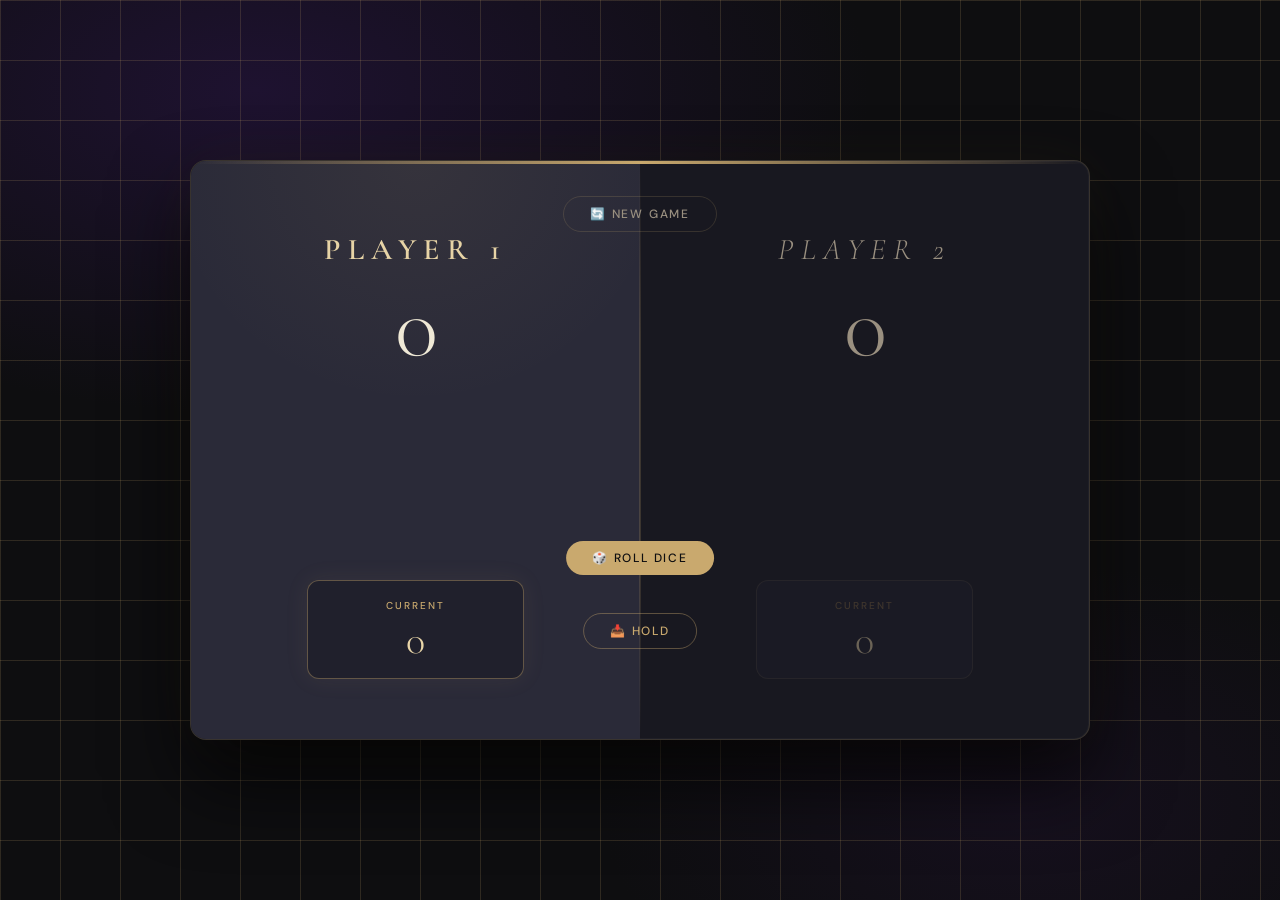
<file: html/game.html>
<!doctype html>
<html lang="en">
  <head>
    <meta charset="UTF-8" />
    <meta name="viewport" content="width=device-width, initial-scale=1.0" />
    <meta http-equiv="X-UA-Compatible" content="ie=edge" />
    <link rel="stylesheet" href="../css/game.css" />
    <title>Pig Game</title>
  </head>
  <body>
    <main>
      <section class="player player--0 player--active">
        <h2 class="name" id="name--0">Player 1</h2>
        <p class="score" id="score--0">0</p>
        <div class="current">
          <p class="current-label">Current</p>
          <p class="current-score" id="current--0">0</p>
        </div>
      </section>
      <section class="player player--1">
        <h2 class="name" id="name--1">Player 2</h2>
        <p class="score" id="score--1">0</p>
        <div class="current">
          <p class="current-label">Current</p>
          <p class="current-score" id="current--1">0</p>
        </div>
      </section>

      <img src="../Images/dice-5.png" alt="Playing dice" class="dice hidden" />
      <button class="btn btn--new">🔄 New game</button>
      <button class="btn btn--roll">🎲 Roll dice</button>
      <button class="btn btn--hold">📥 Hold</button>
    </main>
    <script src="../js/game.js"></script>
  </body>
</html>
</file>
<file: css/game.css>
@import url("https://fonts.googleapis.com/css2?family=Cormorant+Garamond:ital,wght@0,300;0,600;1,300&family=DM+Sans:wght@300;400;500&display=swap");

*,
*::before,
*::after {
  margin: 0;
  padding: 0;
  box-sizing: border-box;
}

:root {
  --gold: #c9a96e;
  --gold-light: #e8d5a8;
  --gold-dim: #7a6240;
  --ink: #0e0e10;
  --surface: #181820;
  --panel: #20202c;
  --panel-hi: #2a2a38;
  --border: rgba(201, 169, 110, 0.18);
  --border-hi: rgba(201, 169, 110, 0.4);
  --text-hi: #f0ead8;
  --text-mid: #9a9080;
  --transition: 0.55s cubic-bezier(0.4, 0, 0.2, 1);
}

html {
  font-size: 62.5%;
  box-sizing: border-box;
}

body {
  font-family: "DM Sans", sans-serif;
  font-weight: 400;
  height: 100vh;
  color: var(--text-hi);
  background-color: var(--ink);
  background-image:
    radial-gradient(ellipse 80% 60% at 20% 10%, #1e1230 0%, transparent 60%),
    radial-gradient(ellipse 60% 50% at 80% 90%, #16101e 0%, transparent 55%);
  display: flex;
  align-items: center;
  justify-content: center;
  overflow: hidden;
}

/* subtle grid texture */
body::before {
  content: "";
  position: fixed;
  inset: 0;
  background-image:
    linear-gradient(var(--border) 1px, transparent 1px),
    linear-gradient(90deg, var(--border) 1px, transparent 1px);
  background-size: 60px 60px;
  pointer-events: none;
}

/* ─── LAYOUT ─────────────────────────────────────── */

main {
  position: relative;
  width: 90rem;
  height: 58rem;
  background: var(--surface);
  border: 1px solid var(--border);
  border-radius: 16px;
  box-shadow:
    0 0 0 1px rgba(255, 255, 255, 0.03) inset,
    0 4rem 8rem rgba(0, 0, 0, 0.7),
    0 0 60px rgba(201, 169, 110, 0.06);
  overflow: hidden;
  display: flex;
}

/* gold top edge */
main::before {
  content: "";
  position: absolute;
  top: 0;
  left: 0;
  right: 0;
  height: 3px;
  background: linear-gradient(90deg, transparent, var(--gold), transparent);
  z-index: 10;
}

/* center divider */
main::after {
  content: "";
  position: absolute;
  top: 0;
  bottom: 0;
  left: 50%;
  width: 1px;
  background: linear-gradient(
    to bottom,
    transparent,
    var(--border-hi) 30%,
    var(--border-hi) 70%,
    transparent
  );
  transform: translateX(-50%);
  z-index: 5;
}

/* ─── PLAYER PANELS ──────────────────────────────── */

.player {
  flex: 50%;
  padding: 7rem 7rem 6rem;
  display: flex;
  flex-direction: column;
  align-items: center;
  transition: background var(--transition);
  position: relative;
}

.player--active {
  background: var(--panel-hi);
}

/* radial glow on active side */
.player--active::before {
  content: "";
  position: absolute;
  inset: 0;
  background: radial-gradient(
    ellipse 80% 60% at 50% 0%,
    rgba(201, 169, 110, 0.07) 0%,
    transparent 70%
  );
  pointer-events: none;
}

/* ─── NAME ───────────────────────────────────────── */

.name {
  font-family: "Cormorant Garamond", serif;
  font-size: 3rem;
  font-weight: 300;
  font-style: italic;
  text-transform: uppercase;
  letter-spacing: 0.25em;
  color: var(--text-mid);
  margin-bottom: 1.4rem;
  transition:
    color var(--transition),
    font-style var(--transition);
}

.player--active .name {
  color: var(--gold-light);
  font-style: normal;
  font-weight: 600;
}

/* ─── TOTAL SCORE ────────────────────────────────── */

.score {
  font-family: "Cormorant Garamond", serif;
  font-size: 9rem;
  font-weight: 300;
  line-height: 1;
  color: var(--text-mid);
  margin-bottom: auto;
  letter-spacing: -0.02em;
  transition: color var(--transition);
}

.player--active .score {
  color: var(--text-hi);
}

/* ─── CURRENT SCORE BOX ──────────────────────────── */

.current {
  background: var(--panel);
  border: 1px solid var(--border);
  border-radius: 12px;
  color: var(--text-hi);
  width: 70%;
  padding: 1.8rem 2rem;
  text-align: center;
  transition: all var(--transition);
  opacity: 0.4;
}

.player--active .current {
  opacity: 1;
  border-color: var(--border-hi);
  box-shadow: 0 0 24px rgba(201, 169, 110, 0.08);
}

.current-label {
  font-size: 1rem;
  font-weight: 500;
  text-transform: uppercase;
  letter-spacing: 0.2em;
  color: var(--gold-dim);
  margin-bottom: 0.8rem;
  transition: color var(--transition);
}

.player--active .current-label {
  color: var(--gold);
}

.current-score {
  font-family: "Cormorant Garamond", serif;
  font-size: 4rem;
  font-weight: 300;
  color: var(--gold-light);
  line-height: 1;
}

/* ─── DICE ───────────────────────────────────────── */

.dice {
  position: absolute;
  left: 50%;
  top: 16.5rem;
  transform: translateX(-50%);
  height: 8rem;
  width: 8rem;
  object-fit: contain;
  border-radius: 12px;
  border: 1px solid var(--border-hi);
  background: var(--surface);
  box-shadow: 0 1rem 3rem rgba(0, 0, 0, 0.5);
  filter: brightness(1.05) contrast(1.05);
  z-index: 10;
}

.hidden {
  display: none;
}

/* ─── BUTTONS ────────────────────────────────────── */

.btn {
  position: absolute;
  left: 50%;
  transform: translateX(-50%);
  z-index: 10;
  font-family: "DM Sans", sans-serif;
  font-size: 1.2rem;
  font-weight: 500;
  text-transform: uppercase;
  letter-spacing: 0.15em;
  cursor: pointer;
  border: none;
  outline: none;
  padding: 0.9rem 2.6rem;
  border-radius: 99px;
  white-space: nowrap;
  transition: all 0.2s ease;
}

.btn--new {
  top: 3.5rem;
  background: transparent;
  color: var(--text-mid);
  border: 1px solid var(--border);
}

.btn--new:hover {
  color: var(--text-hi);
  border-color: var(--border-hi);
  background: rgba(255, 255, 255, 0.04);
}

.btn--roll {
  top: 38rem;
  background: var(--gold);
  color: var(--ink);
}

.btn--roll:hover {
  background: var(--gold-light);
  box-shadow: 0 0 20px rgba(201, 169, 110, 0.35);
}

.btn--hold {
  top: 45.2rem;
  background: transparent;
  color: var(--gold);
  border: 1px solid var(--border-hi);
}

.btn--hold:hover {
  background: rgba(201, 169, 110, 0.08);
  border-color: var(--gold);
}

.btn:active {
  transform: translateX(-50%) scale(0.96);
}

.btn:focus {
  outline: none;
}

/* ─── WINNER ─────────────────────────────────────── */

.player--winner {
  background: linear-gradient(to bottom, var(--panel-hi), var(--panel));
}

.player--winner::before {
  content: "";
  position: absolute;
  inset: 0;
  background: radial-gradient(
    ellipse 100% 80% at 50% 0%,
    rgba(201, 169, 110, 0.14) 0%,
    transparent 70%
  );
  pointer-events: none;
}

.player--winner .name {
  color: var(--gold-light);
  font-weight: 600;
  font-style: normal;
}

.player--winner .score {
  color: var(--gold);
}

.player--winner .current {
  border-color: var(--border-hi);
  opacity: 1;
}
</file>
